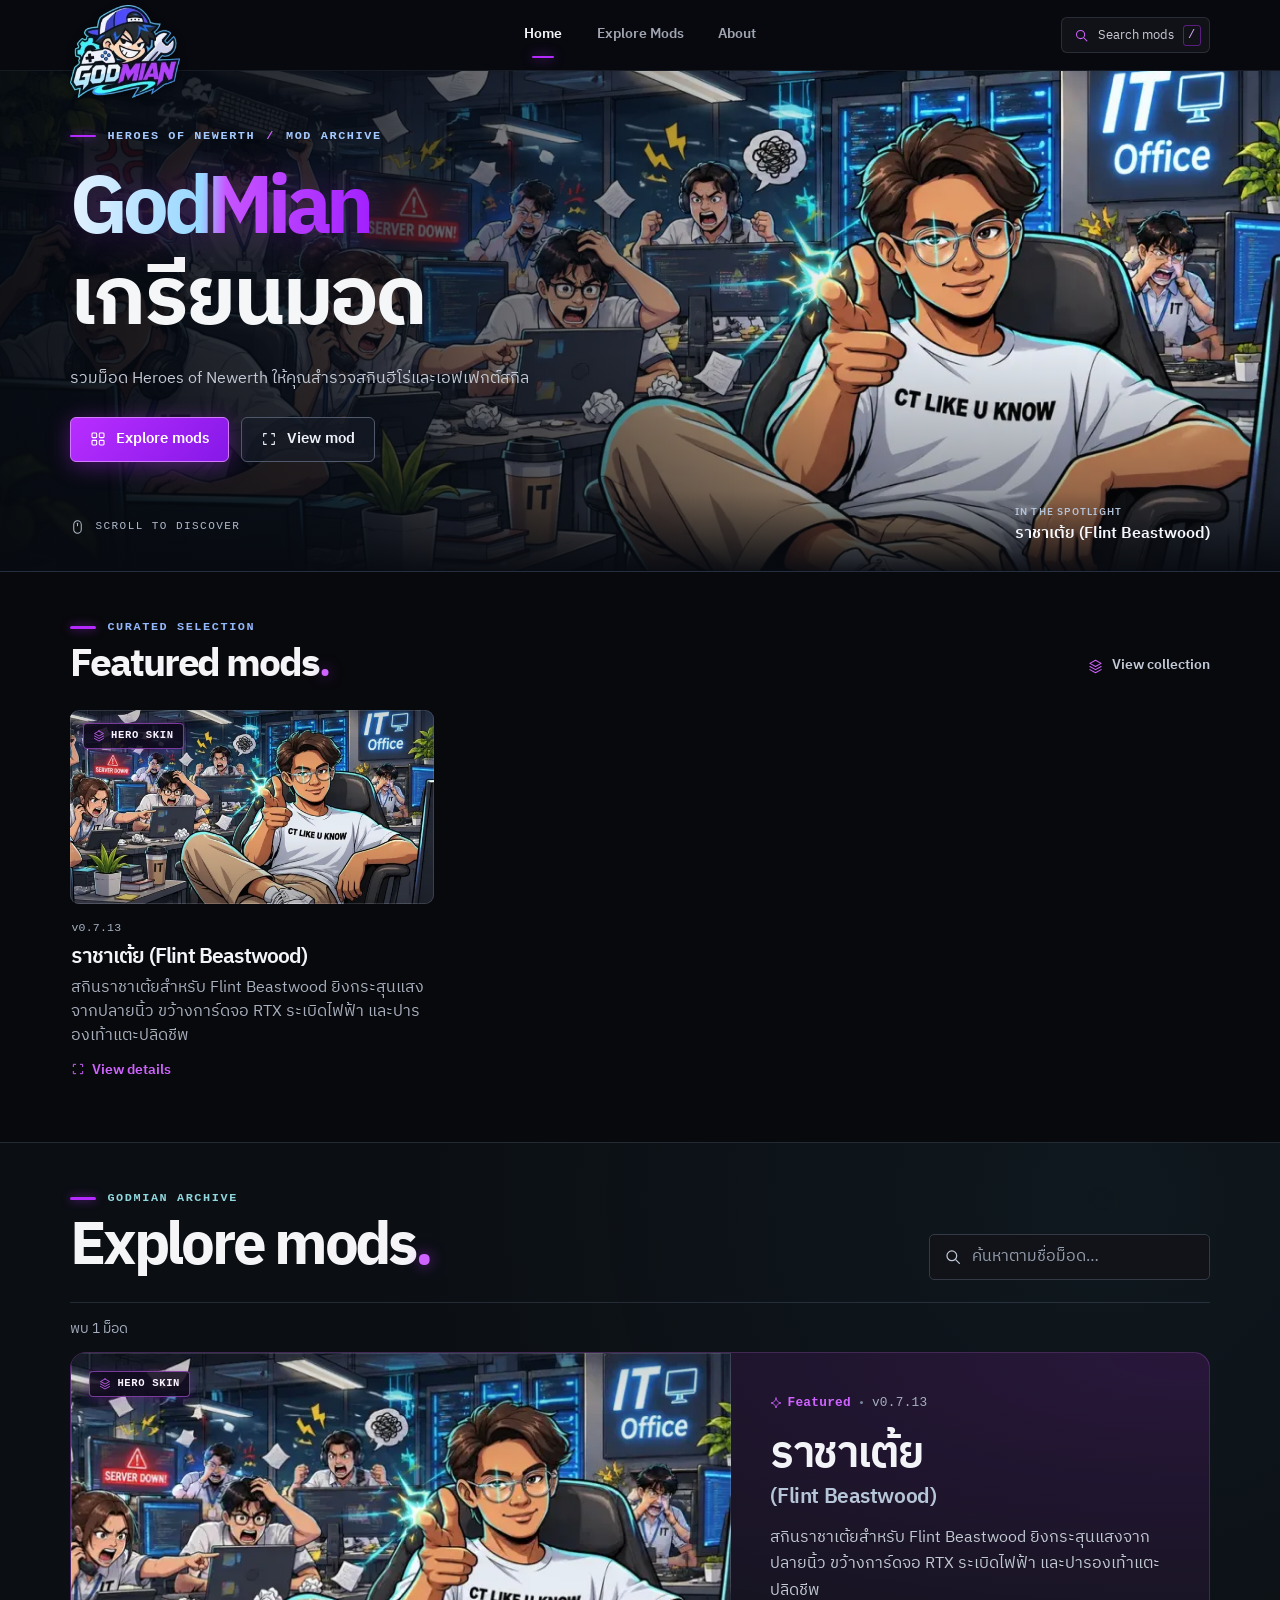
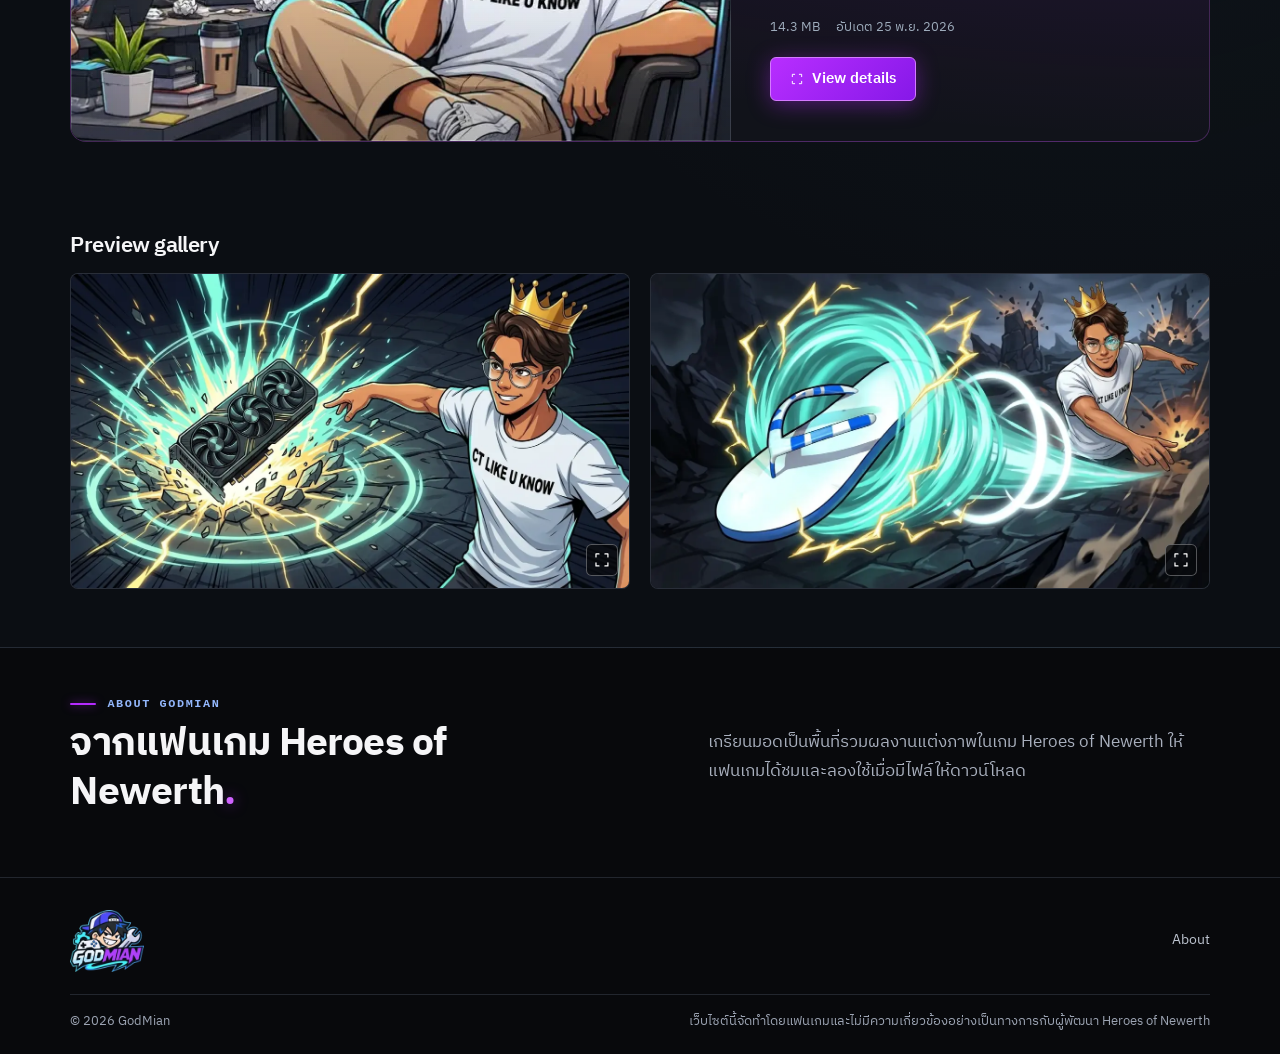
<file: index.html>
<!doctype html>
<html lang="th">
<head>
  <script async src="https://www.googletagmanager.com/gtm.js?id=GTM-TPTG84ZD"></script>
  <script>
    window.dataLayer = window.dataLayer || [];
    function gtag(){dataLayer.push(arguments);}
    gtag('js', new Date());
  </script>
  <meta charset="utf-8">
  <meta name="viewport" content="width=device-width, initial-scale=1">
  <meta name="theme-color" content="#08090c">
  <meta name="description" content="GodMian (เกรียนมอด) คลังรวมม็อด Heroes of Newerth (HoN Mods) ดาวน์โหลดสกินฮีโร่ Flint Beastwood เอฟเฟกต์สกิล และชมภาพตัวอย่างจากแฟนเกม">
  <link rel="canonical" href="https://godmian-hon.github.io/">
  <meta property="og:type" content="website">
  <meta property="og:url" content="https://godmian-hon.github.io/">
  <meta property="og:site_name" content="GodMian">
  <meta property="og:title" content="GodMian · เกรียนมอด | Heroes of Newerth Mods &amp; Skins">
  <meta property="og:description" content="GodMian (เกรียนมอด) คลังรวมม็อด Heroes of Newerth (HoN Mods) ดาวน์โหลดสกินฮีโร่ เอฟเฟกต์สกิล และชมภาพตัวอย่างจากชุมชนแฟนเกม">
  <meta property="og:image" content="https://godmian-hon.github.io/assets/art/rachatoey.webp">
  <meta property="og:image:width" content="1440">
  <meta property="og:image:height" content="617">
  <meta property="og:image:alt" content="ราชาเต้ย (Flint Beastwood) สวมมงกุฎทองและเสื้อ CT LIKE U KNOW ชี้นิ้วยิงกระสุนสายฟ้า">
  <meta name="twitter:card" content="summary_large_image">
  <meta name="twitter:title" content="GodMian · เกรียนมอด | Heroes of Newerth Mods &amp; Skins">
  <meta name="twitter:description" content="GodMian (เกรียนมอด) คลังรวมม็อด Heroes of Newerth (HoN Mods) ดาวน์โหลดสกินฮีโร่ เอฟเฟกต์สกิล และชมภาพตัวอย่างจากชุมชนแฟนเกม">
  <meta name="twitter:image" content="https://godmian-hon.github.io/assets/art/rachatoey.webp">
  <title>GodMian · เกรียนมอด | Heroes of Newerth Mods &amp; Skins</title>
  <link rel="icon" type="image/png" href="./assets/godmian-icon.png">
  <link rel="preload" as="image" href="./assets/art/rachatoey.webp" fetchpriority="high">
  <link rel="preload" as="font" type="font/woff2" href="./assets/fonts/thai-700-normal.woff2" crossorigin>
  <link rel="preload" as="font" type="font/woff2" href="./assets/fonts/latin-700-normal.woff2" crossorigin>
  <link rel="stylesheet" href="./styles/site.css">
  <link rel="stylesheet" href="./styles/motion.css">
  <link rel="stylesheet" href="./styles/detail.css" media="print" onload="this.media='all'">
  <noscript><link rel="stylesheet" href="./styles/detail.css"></noscript>
  <script type="application/ld+json">
  {
    "@context": "https://schema.org",
    "@graph": [
      {
        "@type": "WebSite",
        "@id": "https://godmian-hon.github.io/#website",
        "url": "https://godmian-hon.github.io/",
        "name": "GodMian · เกรียนมอด",
        "alternateName": "GodMian Heroes of Newerth Mods",
        "description": "GodMian (เกรียนมอด) คลังรวมม็อด Heroes of Newerth (HoN Mods) ดาวน์โหลดสกินฮีโร่ เอฟเฟกต์สกิล และชมภาพตัวอย่างจากแฟนเกม",
        "inLanguage": "th"
      },
      {
        "@type": "CollectionPage",
        "@id": "https://godmian-hon.github.io/#collection",
        "url": "https://godmian-hon.github.io/",
        "name": "GodMian · เกรียนมอด | Heroes of Newerth Mods & Skins",
        "isPartOf": { "@id": "https://godmian-hon.github.io/#website" },
        "about": {
          "@type": "VideoGame",
          "name": "Heroes of Newerth"
        }
      }
    ]
  }
  </script>
  <script type="module" src="./js/app.js"></script>
</head>
<body>
  <a class="skip" href="./" data-route="main-content">ข้ามไปยังเนื้อหา</a>
  <header class="site-header" id="site-header">
    <div class="header-inner wrap">
      <a class="brand" href="./" data-route="home" aria-label="หน้าแรก GodMian"><img src="./assets/godmian-logo.webp" alt="GodMian โลโก้" width="45" height="38" decoding="async"></a>
      <nav class="primary-nav" id="primary-nav" aria-label="เมนูหลัก">
        <a href="./" data-route="home" aria-current="page">Home</a>
        <a href="./" data-route="explore">Explore Mods</a>
        <a href="./" data-route="about">About</a>
      </nav>
      <div class="header-actions">
        <button class="search-shortcut" id="global-search" aria-label="Search mods" aria-keyshortcuts="/">
          <svg class="icon" aria-hidden="true"><use href="./assets/icons.svg#search"/></svg><span>Search mods</span><kbd>/</kbd>
        </button>
        <button class="menu-toggle icon-btn" id="menu-toggle" aria-controls="primary-nav" aria-expanded="false" aria-label="เปิดเมนู">
          <svg class="icon" aria-hidden="true"><use href="./assets/icons.svg#menu"/></svg>
        </button>
      </div>
    </div>
  </header>
  <main id="main-content" tabindex="-1">
    <div id="home-view">
      <section id="home" class="hero" aria-labelledby="hero-title">
        <div id="hero-art" class="hero-art"><img class="spotlight-art" src="./assets/art/rachatoey.webp" alt="ราชาเต้ย (Flint Beastwood) สวมมงกุฎทองและเสื้อ CT LIKE U KNOW ชี้นิ้วยิงกระสุนสายฟ้า" width="1440" height="617" fetchpriority="high" decoding="async"></div><div class="hero-shade"></div>
        <div class="hero-inner wrap">
          <div class="hero-copy">
            <p class="eyebrow hero-kicker"><span class="rule"></span>Heroes of Newerth <span class="divider-slash">/</span> Mod Archive</p>
            <h1 id="hero-title"><span lang="en">GodMian</span><br>เกรียนมอด</h1>
            <p class="hero-description">รวมม็อด Heroes of Newerth ให้คุณสำรวจสกินฮีโร่และเอฟเฟกต์สกิล</p>
            <div class="hero-actions">
              <a href="./" data-route="explore" class="btn btn-primary"><svg class="icon" aria-hidden="true"><use href="./assets/icons.svg#grid"/></svg>Explore mods</a>
              <a id="spotlight-link" href="./" data-route="featured" class="btn btn-secondary"><svg class="icon" aria-hidden="true"><use href="./assets/icons.svg#expand"/></svg>View mod</a>
            </div>
          </div>
          <div class="hero-base">
            <a class="scroll-cue" href="./" data-route="featured"><svg class="icon" aria-hidden="true"><use href="./assets/icons.svg#mouse"/></svg><span>Scroll to discover</span></a>
            <div id="hero-controls" class="hero-controls" hidden>
              <div class="hero-caption" aria-live="polite">
                <span id="hero-label" class="mono-caption"></span>
                <a id="hero-mod-name" class="hero-mod-name" href="./" data-route="featured"></a>
              </div>
              <div class="slide-count" aria-hidden="true"><b id="hero-index"></b><span>/</span><span id="hero-total"></span></div>
              <div class="slide-buttons">
                <button class="icon-btn round" id="hero-prev" aria-label="ผลงานเด่นก่อนหน้า"><svg class="icon" aria-hidden="true"><use href="./assets/icons.svg#left"/></svg></button>
                <button class="icon-btn round" id="hero-next" aria-label="ผลงานเด่นถัดไป"><svg class="icon" aria-hidden="true"><use href="./assets/icons.svg#right"/></svg></button>
              </div>
            </div>
          </div>
        </div>
      </section>
      <section id="featured" class="featured section-space" aria-labelledby="featured-title">
        <div class="wrap">
          <div class="section-heading">
            <div><p class="eyebrow"><span class="rule"></span>Curated selection</p><h2 id="featured-title">Featured mods<span class="period">.</span></h2></div>
            <a href="./" data-route="explore" class="text-link"><svg class="icon" aria-hidden="true"><use href="./assets/icons.svg#layers"/></svg>View collection</a>
          </div>
          <div class="feature-grid" id="feature-grid"></div>
        </div>
      </section>
      <section id="explore" class="explore section-space" aria-labelledby="explore-title">
        <div class="wrap">
          <div class="archive-toolbar">
          <div class="section-heading">
            <div><p class="eyebrow"><span class="rule"></span>GodMian Archive</p><h2 id="explore-title">Explore mods<span class="period">.</span></h2></div>
          </div>
          <div class="library-tools">
            <label class="search-field"><span class="sr-only">ค้นหาม็อดตามชื่อ</span><svg class="icon" aria-hidden="true"><use href="./assets/icons.svg#search"/></svg><input type="search" id="mod-search" placeholder="ค้นหาตามชื่อม็อด…" autocomplete="off"></label>
            <label class="select-field"><svg class="icon" aria-hidden="true"><use href="./assets/icons.svg#layers"/></svg><span class="sr-only">กรองตามหมวดหมู่</span><select id="category-filter"><option value="">All categories</option></select><svg class="icon chevron" aria-hidden="true"><use href="./assets/icons.svg#down"/></svg></label>
            <label class="select-field"><svg class="icon" aria-hidden="true"><use href="./assets/icons.svg#sort"/></svg><span class="sr-only">เรียงตามวันที่อัปเดต</span><select id="sort-order"><option value="newest">Recently updated</option><option value="oldest">Oldest updated</option></select><svg class="icon chevron" aria-hidden="true"><use href="./assets/icons.svg#down"/></svg></label>
          </div>
          </div>
          <p id="result-count" class="result-count" role="status"></p>
          <div class="archive-grid" id="archive-grid"></div>
          <section class="archive-previews" aria-labelledby="archive-preview-title" hidden>
            <h3 id="archive-preview-title">Preview gallery</h3>
            <div class="preview-strip"></div>
          </section>
          <div id="collection-empty" class="empty-state" hidden>
            <h3 id="empty-title">ไม่พบม็อดที่ตรงกับการค้นหา</h3><p id="empty-description">ลองค้นด้วยชื่ออื่นหรือเลือกดูทุกหมวดหมู่</p>
            <button id="reset-filters" class="btn btn-secondary" type="button">Clear filters</button>
          </div>
        </div>
      </section>
      <section id="about" class="about section-space" aria-labelledby="about-title">
        <div class="wrap about-inner">
          <div><p class="eyebrow"><span class="rule"></span>About GodMian</p><h2 id="about-title">จากแฟนเกม Heroes of Newerth<span class="period">.</span></h2></div>
          <p>เกรียนมอดเป็นพื้นที่รวมผลงานแต่งภาพในเกม Heroes of Newerth ให้แฟนเกมได้ชมและลองใช้เมื่อมีไฟล์ให้ดาวน์โหลด</p>
        </div>
      </section>
    </div>
    <div id="detail-view" hidden></div>
  </main>
  <footer class="site-footer">
    <div class="wrap">
      <div class="footer-top"><a class="brand" href="./" data-route="home" aria-label="หน้าแรก GodMian"><img src="./assets/godmian-logo.webp" alt="GodMian โลโก้" width="40" height="34" loading="lazy" decoding="async"></a><a href="./" data-route="about">About</a></div>
      <div class="footer-meta"><span>© 2026 GodMian</span><span>เว็บไซต์นี้จัดทำโดยแฟนเกมและไม่มีความเกี่ยวข้องอย่างเป็นทางการกับผู้พัฒนา Heroes of Newerth</span></div>
    </div>
  </footer>
  <noscript><p class="no-js">เปิด JavaScript เพื่อดูคลังม็อดและภาพตัวอย่าง</p></noscript>
</body>
</html>
</file>
<file: styles/site.css>
@font-face {
  font-family: "IBM Plex Sans Thai";
  src: url("../assets/fonts/latin-400-normal.woff2") format("woff2");
  font-style: normal;
  font-weight: 400;
  font-display: swap;
  unicode-range: U+0000-00FF, U+0131, U+0152-0153, U+02BB-02BC, U+02C6, U+02DA, U+02DC, U+0304, U+0308, U+0329, U+2000-206F, U+2074, U+20AC, U+2122, U+2191, U+2193, U+2212, U+2215, U+FEFF, U+FFFD;
}
@font-face {
  font-family: "IBM Plex Sans Thai";
  src: url("../assets/fonts/thai-400-normal.woff2") format("woff2");
  font-style: normal;
  font-weight: 400;
  font-display: swap;
  unicode-range: U+0E01-0E5B, U+200C-200D, U+25CC;
}
@font-face {
  font-family: "IBM Plex Sans Thai";
  src: url("../assets/fonts/latin-500-normal.woff2") format("woff2");
  font-style: normal;
  font-weight: 500;
  font-display: swap;
  unicode-range: U+0000-00FF, U+0131, U+0152-0153, U+02BB-02BC, U+02C6, U+02DA, U+02DC, U+0304, U+0308, U+0329, U+2000-206F, U+2074, U+20AC, U+2122, U+2191, U+2193, U+2212, U+2215, U+FEFF, U+FFFD;
}
@font-face {
  font-family: "IBM Plex Sans Thai";
  src: url("../assets/fonts/thai-500-normal.woff2") format("woff2");
  font-style: normal;
  font-weight: 500;
  font-display: swap;
  unicode-range: U+0E01-0E5B, U+200C-200D, U+25CC;
}
@font-face {
  font-family: "IBM Plex Sans Thai";
  src: url("../assets/fonts/latin-600-normal.woff2") format("woff2");
  font-style: normal;
  font-weight: 600;
  font-display: swap;
  unicode-range: U+0000-00FF, U+0131, U+0152-0153, U+02BB-02BC, U+02C6, U+02DA, U+02DC, U+0304, U+0308, U+0329, U+2000-206F, U+2074, U+20AC, U+2122, U+2191, U+2193, U+2212, U+2215, U+FEFF, U+FFFD;
}
@font-face {
  font-family: "IBM Plex Sans Thai";
  src: url("../assets/fonts/thai-600-normal.woff2") format("woff2");
  font-style: normal;
  font-weight: 600;
  font-display: swap;
  unicode-range: U+0E01-0E5B, U+200C-200D, U+25CC;
}
@font-face {
  font-family: "IBM Plex Sans Thai";
  src: url("../assets/fonts/latin-700-normal.woff2") format("woff2");
  font-style: normal;
  font-weight: 700;
  font-display: swap;
  unicode-range: U+0000-00FF, U+0131, U+0152-0153, U+02BB-02BC, U+02C6, U+02DA, U+02DC, U+0304, U+0308, U+0329, U+2000-206F, U+2074, U+20AC, U+2122, U+2191, U+2193, U+2212, U+2215, U+FEFF, U+FFFD;
}
@font-face {
  font-family: "IBM Plex Sans Thai";
  src: url("../assets/fonts/thai-700-normal.woff2") format("woff2");
  font-style: normal;
  font-weight: 700;
  font-display: swap;
  unicode-range: U+0E01-0E5B, U+200C-200D, U+25CC;
}
@font-face {
  font-family: "IBM Plex Sans Thai Fallback";
  src: local("Segoe UI"), local("Tahoma"), local("Arial");
  ascent-override: 102%;
  descent-override: 28%;
  line-gap-override: 0%;
  size-adjust: 100%;
}
:root {
  color-scheme: dark;
  --bg: #08090c;
  --surface: #111318;
  --surface-2: #191c24;
  --text: #f5f5f7;
  --muted: #a8afbd;
  --accent: #456bfa;
  --ice: #96c9ff;
  --pop: #b52bff;
  --pop-bright: #cf63ff;
  --line: rgb(165 185 221 / 16%);
  --mono: ui-monospace, SFMono-Regular, Consolas, "Liberation Mono", monospace;
  --header-height: 70px;
  font-family: "IBM Plex Sans Thai", "IBM Plex Sans Thai Fallback", "Segoe UI", "Noto Sans Thai", "Leelawadee UI", sans-serif;
  background: var(--bg);
  color: var(--text);
  font-synthesis: none;
}
:root.detail-theme-active {
  --pop: var(--scene-color, #b52bff);
  --pop-bright: var(--scene-bright, #cf63ff);
}
:root.detail-theme-active .primary-nav a[aria-current]::after {
  background: var(--scene-color, var(--pop));
  box-shadow: 0 0 12px color-mix(in srgb, var(--scene-color, #b52bff) 80%, transparent);
}
:root.detail-theme-active .search-shortcut:hover {
  border-color: var(--scene-bright, var(--pop-bright));
  box-shadow: 0 0 12px color-mix(in srgb, var(--scene-color, #b52bff) 35%, transparent);
}
:root.detail-theme-active .search-shortcut kbd {
  border-color: color-mix(in srgb, var(--scene-color, #b52bff) 48%, transparent);
  color: var(--scene-bright, #e2a8ff);
}
:root.detail-theme-active .cursor-preview {
  border-color: var(--scene-bright, var(--pop-bright));
  background: linear-gradient(135deg, #12151e, color-mix(in srgb, var(--scene-deep, #1a1128) 38%, #12151e));
  box-shadow: 0 10px 32px #000b, 0 0 18px color-mix(in srgb, var(--scene-color, #b52bff) 34%, transparent);
}
:root.detail-theme-active .cursor-preview strong:not([hidden]) {
  color: var(--scene-bright, #df8fff);
}
* { box-sizing: border-box; }
body { margin: 0; line-height: 1.55; -webkit-font-smoothing: antialiased; }
button, input, select { font: inherit; }
button, select, a { -webkit-tap-highlight-color: transparent; }
button, a { touch-action: manipulation; }
button, a, input, select { color: inherit; }
button, select { cursor: pointer; }
button { background: transparent; border: 0; }
a { text-decoration: none; }
button, input, select { border-radius: 0; }
img { display: block; max-width: 100%; }
h1, h2, h3, p { margin: 0; }
h1, h2, h3 { line-height: 1.08; }
[hidden] { display: none !important; }
:focus-visible { outline: 2px solid var(--pop-bright); outline-offset: 4px; }
:is(main, h1, h2, section)[tabindex="-1"]:focus { outline: none; }
::selection { background: var(--pop); color: white; }
.wrap { width: min(89%, 1320px); margin-inline: auto; }
.skip, .sr-only { position: absolute; width: 1px; height: 1px; padding: 0; overflow: hidden; clip-path: inset(50%); white-space: nowrap; }
.skip:focus { clip-path: none; width: auto; height: auto; top: 6px; left: 10px; padding: 8px 16px; border-radius: 4px; background: #18213c; z-index: 30; }
.icon { width: 1.12rem; height: 1.12rem; display: inline-block; flex: none; fill: none; stroke: currentColor; stroke-width: 1.65; stroke-linecap: round; stroke-linejoin: round; }
.site-header { position: sticky; top: 0; z-index: 10; background: rgb(8 10 15 / 96%); border-bottom: 1px solid rgb(164 182 217 / 10%); transition: background .25s; }
.site-header.scrolled { background: rgb(8 10 15 / 93%); backdrop-filter: blur(16px); }
.header-inner { height: var(--header-height); display: grid; grid-template-columns: 1fr auto 1fr; align-items: center; gap: 20px; }
.brand { display: inline-flex; align-items: center; gap: 10px; justify-self: start; width: fit-content; font-size: 1.42rem; line-height: 1; letter-spacing: -.06em; font-weight: 690; }
.brand img { width: 56px; height: 52px; object-fit: contain; }
.site-header { --logo-width: clamp(105px, 8.6vw, 114px); --logo-drop: 28px; }
.header-inner > .brand { position: relative; z-index: 1; align-self: stretch; width: var(--logo-width); }
.header-inner > .brand img {
  position: absolute; left: 0; bottom: calc(-1 * var(--logo-drop));
  width: 100%; height: auto; filter: drop-shadow(0 3px 4px rgb(0 0 0 / 45%));
}
#detail-view .detail-back { margin-top: 20px; }
.primary-nav, .header-actions { display: flex; align-items: center; }
.primary-nav { gap: clamp(20px, 2.7vw, 44px); height: 100%; }
.primary-nav a { position: relative; height: 100%; display: flex; align-items: center; font-size: .88rem; font-weight: 520; color: #a0a5b1; transition: color .2s; }
.primary-nav a:hover, .primary-nav a[aria-current] { color: var(--text); }
.primary-nav a[aria-current]::after { content: ""; width: 22px; height: 2.5px; background: var(--pop); position: absolute; bottom: 12px; left: calc(50% - 11px); border-radius: 2px; box-shadow: 0 0 12px rgb(181 43 255 / 80%); }
.header-actions { gap: 6px; justify-self: end; }
.search-shortcut { display: inline-flex; align-items: center; justify-content: center; min-height: 36px; padding: 4px 8px 4px 12px; gap: 9px; border: 1px solid var(--line); background: #101217; border-radius: 6px; color: #c8cbd4; font-size: .82rem; transition: border-color .2s, box-shadow .2s; }
.search-shortcut:hover { border-color: var(--pop-bright); box-shadow: 0 0 12px rgb(181 43 255 / 32%); }
.search-shortcut .icon { width: 15px; height: 15px; color: var(--pop-bright); }
.search-shortcut kbd { display: grid; place-items: center; min-width: 18px; height: 21px; border: 1px solid rgb(181 43 255 / 45%); border-radius: 3px; color: #e2a8ff; font: .75rem var(--mono); }
.icon-btn { display: grid; place-items: center; width: 44px; height: 44px; }
.menu-toggle { display: none; }
section[id], #main-content { scroll-margin-top: var(--header-height); }
.hero { position: relative; overflow: hidden; isolation: isolate; background: #0c1420; border-bottom: 1px solid var(--line); }
.hero-art, .hero-shade { position: absolute; inset: 0; z-index: -1; pointer-events: none; }
.hero-art img { width: 100%; height: 100%; object-fit: cover; object-position: 64% 30%; animation: artwork-in .48s ease-out both; }
.hero-shade { background: linear-gradient(0deg, rgb(7 10 16 / 95%) 0%, rgb(7 10 16 / 34%) 16%, transparent 44%), linear-gradient(90deg, rgb(5 9 16 / 94%) 0%, rgb(6 11 20 / 83%) 25%, rgb(6 12 22 / 45%) 44%, rgb(6 12 22 / 4%) 65%, transparent 88%); }
.hero-inner { min-height: clamp(500px, 36.8vw, 670px); display: flex; flex-direction: column; position: relative; }
.hero-copy { flex: 1 0 auto; display: flex; flex-direction: column; justify-content: center; align-items: flex-start; padding: clamp(42px, 3.4vw, 74px) 0 30px; animation: copy-in .55s ease-out both; }
.eyebrow, .mono-caption, .scroll-cue, .card-meta, .result-count { font-family: var(--mono); }
.eyebrow { display: flex; align-items: center; gap: 11px; color: #93b7fc; font-size: .74rem; font-weight: 590; line-height: 1.4; letter-spacing: .135em; text-transform: uppercase; }
.rule { display: inline-block; width: 26px; height: 2.5px; border-radius: 3px; background: var(--pop); box-shadow: 0 0 10px rgb(181 43 255 / 65%); }
.hero-kicker { color: #a5caff; }
.hero-kicker .divider-slash { color: var(--pop-bright); opacity: 1; font-weight: 700; }
.hero h1 { margin-top: 20px; font-size: clamp(4.5rem, 6.35vw, 7.3rem); line-height: .99; font-weight: 650; letter-spacing: -.066em; color: #f5f6f7; }
.hero h1 span { color: #99beff; background: linear-gradient(92deg, #e5f2ff 0%, #96d7ff 44%, #c654ff 52%, #a220ff 100%); background-clip: text; -webkit-background-clip: text; -webkit-text-fill-color: transparent; filter: drop-shadow(0 2px 18px rgb(181 43 255 / 26%)); }
.hero h1:lang(th) { line-height: 1.12; letter-spacing: -.025em; }
.hero h1 { font-weight: 700; }
.mono-caption, .concept-note { font-family: "IBM Plex Sans Thai", var(--mono); }
.hero h1 span:lang(en) { letter-spacing: -.066em; }
.about h2:lang(th) { line-height: 1.25; letter-spacing: -.02em; }
.hero-description { max-width: 465px; margin-top: 20px; color: #c3cad5; font-size: clamp(1rem, 1.17vw, 1.23rem); line-height: 1.6; }
.hero-actions { display: flex; flex-wrap: wrap; gap: 12px; margin-top: 25px; }
.btn { display: inline-flex; align-items: center; justify-content: center; gap: 10px; min-height: 45px; padding: 10px 19px; border-radius: 6px; border: 1px solid transparent; font-weight: 600; font-size: .91rem; line-height: 1.4; transition: background .18s, border-color .18s, transform .18s, box-shadow .18s; }
.btn .icon { width: 16px; height: 16px; }
.btn-primary { color: #fff; border-color: #d47aff; background: linear-gradient(135deg, #b82eff 0%, #8618e8 100%); box-shadow: 0 4px 22px rgb(181 43 255 / 38%); }
.btn-primary:hover { border-color: #eab5ff; background: linear-gradient(135deg, #c74dff 0%, #9b29ff 100%); box-shadow: 0 6px 26px rgb(181 43 255 / 55%); }
.btn-secondary { color: #eef1f8; border-color: #4f596b; background: rgb(21 28 40 / 67%); }
.btn-secondary:hover { background: #232d40; border-color: var(--pop-bright); }
.hero-base { display: flex; align-items: flex-end; justify-content: space-between; gap: 16px; padding: 0 0 25px; }
.scroll-cue { display: inline-flex; align-items: center; gap: 10px; min-height: 38px; font-size: .69rem; text-transform: uppercase; letter-spacing: .13em; color: #b0b9ca; }
.scroll-cue:hover { color: #eaf1ff; }
.scroll-cue .icon { width: 15px; height: 18px; }
.hero-controls { display: flex; align-items: center; gap: 20px; }
.hero-caption { display: flex; flex-direction: column; gap: 1px; }
.mono-caption { font-size: .64rem; text-transform: uppercase; font-weight: 550; letter-spacing: .12em; color: #b5c3d9; }
.hero-mod-name { width: fit-content; font-size: .98rem; font-weight: 600; color: #f5f7fc; }
.hero-mod-name:hover { text-decoration: underline; }
.slide-count { display: flex; align-items: baseline; gap: 6px; padding-left: 17px; border-left: 1px solid rgb(175 195 221 / 35%); font: .73rem var(--mono); color: #b4bece; }
.slide-count b { color: #fff; }
.slide-count span:first-of-type { color: #8a99af; }
.slide-buttons { display: flex; gap: 6px; }
.round { width: 38px; height: 38px; border: 1px solid rgb(189 203 227 / 42%); border-radius: 50%; color: white; background: rgb(11 18 28 / 55%); }
.round:hover { background: #25344c; border-color: #9cb7e1; }
.round .icon { width: 15px; height: 15px; }
.section-space { padding: clamp(46px, 3.7vw, 68px) 0 clamp(50px, 4.6vw, 90px); }
.section-heading { display: flex; justify-content: space-between; align-items: flex-end; gap: 20px; margin-bottom: 24px; }
.section-heading h2, .about h2 { font-size: clamp(2.25rem, 3.05vw, 3.6rem); font-weight: 610; letter-spacing: -.055em; margin-top: 8px; }
.period { color: var(--pop-bright); text-shadow: 0 0 14px rgb(181 43 255 / 60%); }
.text-link { display: inline-flex; align-items: center; justify-content: center; min-height: 40px; gap: 9px; font-size: .88rem; color: #c2c9d7; font-weight: 520; }
.text-link .icon { width: 15px; height: 15px; color: var(--pop-bright); }
.text-link:hover { color: #fff; text-decoration: underline; text-underline-offset: 5px; }
.feature-grid, .archive-grid { display: grid; grid-template-columns: repeat(3, minmax(0, 1fr)); gap: clamp(18px, 1.8vw, 32px); row-gap: 40px; }
#feature-grid { min-height: 360px; }
#archive-grid { min-height: 445px; }
.mod-card, .mod-card a { min-width: 0; }
.card-link { display: block; border-radius: 8px; }
.card-visual { aspect-ratio: 1.88; position: relative; overflow: hidden; isolation: isolate; border-radius: 9px; background: var(--surface-2); box-shadow: inset 0 0 0 1px var(--line); }
.card-visual::after { content: ""; position: absolute; inset: 0; pointer-events: none; border-radius: inherit; border: 1px solid rgb(223 233 255 / 14%); background: linear-gradient(180deg, rgb(5 8 12 / 16%), transparent 33%, transparent 65%, rgb(5 8 12 / 25%)); transition: background-color .25s, border-color .25s; }
.card-visual img { width: 100%; height: 100%; object-fit: cover; transition: transform .5s cubic-bezier(.2,.74,.35,1); }
.category-tag { position: absolute; z-index: 1; top: 13px; left: 13px; display: inline-flex; align-items: center; gap: 6px; max-width: calc(100% - 26px); padding: 4px 9px; border: 1px solid rgb(207 99 255 / 55%); border-radius: 4px; color: #faf2ff; background: rgb(16 9 28 / 86%); font: 550 .66rem/1.5 var(--mono); letter-spacing: .06em; text-transform: uppercase; box-shadow: 0 2px 12px rgb(181 43 255 / 25%); }
.category-tag .icon { width: 12px; height: 12px; color: var(--pop-bright); }
.card-info { padding: 15px 1px 0; }
.card-meta { display: flex; align-items: center; flex-wrap: wrap; gap: 5px 9px; margin-bottom: 8px; color: #a6afc1; font-size: .72rem; letter-spacing: .02em; }
.card-meta:empty { display: none; }
.card-meta > span:not([hidden]) + span:not([hidden]) { display: inline-flex; align-items: center; }
.card-meta > span:not([hidden]) + span:not([hidden])::before { content: ""; width: 3px; height: 3px; margin-right: 9px; background: #788294; border-radius: 100%; }
.featured-label { color: var(--pop-bright); font-weight: 600; display: inline-flex; align-items: center; gap: 5px; }
.featured-label .icon { width: 12px; height: 12px; color: var(--pop-bright); }
.card-downloads { color: #d9a3ff; font-weight: 550; display: inline-flex; align-items: center; gap: 4px; }
.card-downloads .icon { width: 12px; height: 12px; color: var(--pop-bright); }
.mod-card h3 { color: #f3f4f8; font-size: clamp(1.3rem, 1.62vw, 1.85rem); font-weight: 600; letter-spacing: -.04em; line-height: 1.18; overflow-wrap: anywhere; }
.card-description { font-size: 1rem; color: var(--muted); margin-top: 7px; line-height: 1.5; }
.card-facts { display: none; }
.card-cta .icon { width: 14px; height: 14px; margin-right: 7px; vertical-align: -.14em; color: var(--pop-bright); }
.card-cta { display: inline-block; margin-top: 12px; color: var(--pop-bright); font-size: .85rem; font-weight: 600; }
.card-link:hover .card-cta { color: #e5a8ff; text-decoration: underline; text-underline-offset: 4px; }
@media (hover: hover) {
  .card-link:hover .card-visual img, .card-link:focus-visible .card-visual img { transform: scale(1.035); }
  .card-link:hover .card-visual::after { background-color: rgb(181 43 255 / 7%); border-color: rgb(207 99 255 / 55%); }
}
.explore { border-block: 1px solid var(--line); background: #0d0f15; }
.library-tools { display: flex; flex-wrap: wrap; align-items: stretch; gap: 12px; }
.search-field, .select-field { min-height: 46px; display: flex; align-items: center; gap: 10px; padding-inline: 14px; border: 1px solid #343946; border-radius: 5px; background: var(--surface); color: #c2c9d6; }
.search-field { flex: 1 1 280px; }
.search-field:focus-within, .select-field:focus-within { border-color: var(--pop-bright); outline: 1px solid var(--pop-bright); }
.search-field input { width: 100%; min-width: 0; height: 44px; padding: 0; border: 0; outline: none; background: transparent; font-size: 1rem; color: var(--text); }
.search-field input::placeholder { color: #949dac; }
.select-field { padding-right: 0; position: relative; gap: 0; }
.select-field select { appearance: none; background: transparent; border: 0; outline: none; font-size: .9rem; height: 44px; padding: 0 32px 0 9px; width: 100%; }
.select-field option { background: #12151c; color: var(--text); }
.select-field .chevron { position: absolute; pointer-events: none; right: 10px; width: 13px; }
.result-count { margin: 19px 0 14px; font-size: .75rem; color: #a5aebe; }
.empty-state { padding: 45px 20px; text-align: center; border: 1px dashed var(--line); border-radius: 8px; }
.empty-state p { margin: 12px 0 18px; color: var(--muted); }
.archive-grid { grid-template-columns: repeat(auto-fit,minmax(min(100%, 280px),1fr)); }
.archive-grid .mod-card h3 { font-size: 1.3rem; }
.archive-grid .card-visual { aspect-ratio: 1.7; }
.about-inner { display: grid; grid-template-columns: 1fr 1fr; align-items: center; gap: 12%; }
.about-inner > p { color: var(--muted); max-width: 540px; font-size: 1.05rem; line-height: 1.7; }
.site-footer { border-top: 1px solid var(--line); padding: 32px 0 22px; }
.footer-top, .footer-meta { display: flex; align-items: center; justify-content: space-between; gap: 20px; }
.footer-top > a:last-child { color: #bdc4d0; font-size: .88rem; }
.footer-meta { border-top: 1px solid var(--line); padding-top: 17px; margin-top: 22px; font-size: .79rem; color: #9ca4b3; }
.missing-mod { padding-block: 100px; min-height: 60vh; }
.missing-mod h1 { font-size: clamp(2.6rem, 6vw, 5rem); letter-spacing: -.06em; }
.missing-mod p { color: var(--muted); margin: 18px 0; }
.no-js { position: fixed; bottom: 12px; left: 12px; max-width: 400px; padding: 16px; border: 1px solid #52648b; border-radius: 6px; background: var(--surface); z-index: 20; }
@keyframes artwork-in { from { opacity: .55; } to { opacity: 1; } }
@keyframes copy-in { from { opacity: .4; transform: translateY(9px); } to { opacity: 1; transform: translateY(0); } }
@media (max-width: 1000px) {
  .wrap { width: 90%; }
  .hero-description { max-width: 410px; }
  .archive-grid { grid-template-columns: repeat(2,minmax(0,1fr)); }
  .hero-base { padding-bottom: 20px; }
  .hero-controls { gap: 12px; }
}
@media (min-width: 761px) and (max-width: 820px) {
  .hero-shade { background: linear-gradient(0deg,#090d15 0%,transparent 25%),linear-gradient(90deg,rgb(6 10 18 / 95%),rgb(6 10 18 / 69%) 40%,transparent 83%); }
  .feature-grid { gap: 15px; }
}
@media (max-width: 760px) {
  :root { --header-height: 62px; }
  .site-header { --logo-width: 96px; --logo-drop: 24px; }
  .primary-nav.open { z-index: 1; }
  .header-inner { grid-template-columns: 1fr auto; }
  .header-actions { gap: 2px; }
  .menu-toggle { display: grid; }
  .search-shortcut { width: 44px; min-height: 44px; border: 0; background: transparent; padding: 0; }
  .search-shortcut .icon { width: 20px; height: 20px; }
  .search-shortcut span, .search-shortcut kbd { display: none; }
  .primary-nav { display: none; position: absolute; top: 100%; right: 0; left: 0; background: #101319; height: auto; padding: 8px 5% 14px; border-bottom: 1px solid var(--line); }
  .primary-nav.open { display: grid; gap: 0; }
  .primary-nav a { padding: 13px 0; min-height: 46px; }
  .primary-nav a[aria-current]::after { display: none; }
  .primary-nav a[aria-current] { color: #9fc0ff; }
  .hero-inner { min-height: 500px; }
  .hero-art img { object-position: 69% 30%; }
  .hero-shade { background: linear-gradient(0deg, rgb(6 10 16 / 98%),rgb(6 10 16 / 58%) 40%,transparent 85%),linear-gradient(90deg, rgb(6 10 16 / 85%), rgb(6 10 16 / 42%) 55%, rgb(6 10 16 / 6%)); }
  .hero h1 { font-size: clamp(4rem, 10.4vw, 5.1rem); }
  .hero-description { max-width: 385px; }
  .hero-controls .round { width: 44px; height: 44px; }
  .feature-grid { grid-template-columns: repeat(2,minmax(0,1fr)); }
  .about-inner { grid-template-columns: 1fr; gap: 18px; }
}
@media (max-width: 560px) {
  .wrap { width: calc(100% - 38px); }
  .brand { font-size: 1.28rem; gap: 8px; }
  .brand img { width: 49px; height: 46px; }
  .hero-inner { min-height: 560px; }
  .hero-art { bottom: 10%; }
  .hero-art img { object-position: 71% 16%; }
  .hero-shade { background: linear-gradient(0deg, #080b11 1%,rgb(8 11 17 / 97%) 13%,rgb(8 11 17 / 78%) 38%,rgb(8 11 17 / 24%) 71%,transparent 94%),linear-gradient(90deg, rgb(6 10 16 / 65%) 0%, rgb(6 10 16 / 12%) 75%); }
  .hero-copy { justify-content: flex-end; padding: 95px 0 25px; }
  .hero-kicker { font-size: .65rem; gap: 7px; }
  .hero-kicker .rule { width: 19px; }
  .hero h1 { margin-top: 15px; font-size: clamp(3.9rem, 14vw, 4.8rem); }
  .hero-description { margin-top: 15px; font-size: 1rem; max-width: 360px; line-height: 1.5; }
  .hero-actions { margin-top: 21px; gap: 8px; }
  .btn { min-height: 46px; padding: 10px 14px; gap: 8px; font-size: .88rem; }
  .hero-base { width: 100%; padding: 0 0 16px; border-top: 1px solid rgb(179 196 220 / 17%); padding-top: 13px; }
  .scroll-cue { display: none; }
  .hero-controls { width: 100%; gap: 12px; }
  .hero-caption { margin-right: auto; }
  .slide-count { border: 0; padding: 0; gap: 4px; }
  .mono-caption { font-size: .63rem; }
  .hero-mod-name { font-size: .93rem; }
  .slide-buttons { gap: 3px; }
  .hero-controls .round { width: 40px; height: 44px; border-radius: 6px; }
  .section-space { padding-block: 39px 42px; }
  .eyebrow { font-size: .69rem; }
  .section-heading { gap: 8px; margin-bottom: 18px; }
  .section-heading h2, .about h2 { font-size: clamp(2rem, 8.2vw, 2.5rem); }
  .text-link { gap: 5px; font-size: .77rem; }
  .text-link .icon { width: 13px; height: 13px; }
  .feature-grid, .archive-grid { grid-template-columns: 1fr; gap: 30px; }
  .card-visual, .archive-grid .card-visual { aspect-ratio: 1.85; }
  .library-tools { gap: 8px; }
  .search-field { flex: 1 0 100%; }
  .select-field { flex: 1 1 0; min-width: 0; padding-left: 8px; }
  .select-field > .icon:first-child { display: none; }
  .select-field select { padding-left: 4px; font-size: .84rem; }
  .footer-meta { flex-direction: column; align-items: flex-start; gap: 6px; }
}
@media (prefers-reduced-motion: reduce) {
  *, *::before, *::after { animation-duration: .01ms !important; transition-duration: .01ms !important; scroll-behavior: auto !important; }
}

/* The library shares one layout for a single release and a filtered result. */
.explore {
  background: radial-gradient(ellipse at 86% 5%, rgb(43 104 119 / 11%), transparent 48%), #0b0e13;
}
.archive-toolbar {
  display: flex; align-items: flex-end; justify-content: space-between;
  flex-wrap: wrap; gap: 20px 32px; padding-bottom: 22px; border-bottom: 1px solid var(--line);
}
.archive-toolbar .section-heading { margin: 0; }
.archive-toolbar h2 { font-size: clamp(2.65rem, 4.7vw, 4.35rem); }
.archive-toolbar .eyebrow { color: #91d7de; }
.archive-toolbar .rule { background: var(--pop); box-shadow: 0 0 10px rgb(181 43 255 / 65%); }
.archive-toolbar .period { color: var(--pop-bright); }
.archive-toolbar .library-tools { max-width: 100%; gap: 8px; }
.archive-toolbar .search-field { flex: 1 1 218px; min-width: 0; }
.result-count { margin: 16px 0 12px; font-family: inherit; font-size: .85rem; }
.archive-grid > :only-child { grid-column: 1 / -1; }
.archive-grid > :only-child .card-link {
  display: grid; grid-template-columns: minmax(0, 1.38fr) minmax(0, 1fr);
  overflow: hidden; isolation: isolate; border: 1px solid rgb(207 99 255 / 26%); border-radius: 16px;
  background: radial-gradient(ellipse at 98% 0, rgb(181 43 255 / 14%), transparent 70%), #11131a;
  transition: border-color .22s, box-shadow .22s;
}
.archive-grid > :only-child .card-link:hover {
  border-color: rgb(207 99 255 / 55%);
  box-shadow: 0 12px 36px -10px rgb(181 43 255 / 25%);
}
.archive-grid > :only-child .card-visual {
  aspect-ratio: auto; min-height: clamp(330px, 29vw, 445px); border-radius: 0; transform: none; box-shadow: none;
}
.archive-grid > :only-child .card-visual img { position: absolute; inset: 0; }
.archive-grid > :only-child .category-tag { top: 18px; left: 18px; }
.archive-grid > :only-child .card-info {
  align-self: center; padding: clamp(24px, 3.1vw, 48px);
}
.archive-grid > :only-child .card-meta { font-size: .8rem; margin-bottom: 16px; }
.archive-grid > :only-child .featured-label { color: var(--pop-bright); }
.archive-grid > :only-child h3 {
  font-size: clamp(2.1rem, 3.4vw, 3.7rem); line-height: 1.2; letter-spacing: -.035em;
}
.archive-grid > :only-child .card-subtitle {
  display: block; margin-top: .2em; font-size: .48em; color: #b6c5d7; letter-spacing: -.02em;
}
.archive-grid > :only-child .card-description {
  max-width: 42ch; margin-top: 15px; color: #c1c9d2; line-height: 1.65;
}
.archive-grid > :only-child .card-facts:not(:empty) {
  display: flex; flex-wrap: wrap; gap: 8px 16px; margin-top: 14px; color: #9eacbc; font-size: .81rem;
}
.archive-grid > :only-child .card-cta {
  display: inline-flex; align-items: center; gap: 8px; min-height: 44px;
  padding: 9px 19px; margin-top: 19px; border-radius: 6px;
  border: 1px solid #d47aff;
  background: linear-gradient(135deg, #b82eff 0%, #8618e8 100%);
  box-shadow: 0 4px 22px rgb(181 43 255 / 38%);
  color: #fff; font-size: .92rem; font-weight: 600;
  transition: background .18s, border-color .18s, box-shadow .18s;
}
.archive-grid > :only-child .card-cta .icon { margin: 0; color: #fff; }
.archive-grid > :only-child .card-link:hover .card-cta {
  color: #fff;
  text-decoration: none;
  border-color: #eab5ff;
  background: linear-gradient(135deg, #c74dff 0%, #9b29ff 100%);
  box-shadow: 0 6px 26px rgb(181 43 255 / 55%);
}
.archive-previews { margin-top: clamp(24px, 3vw, 42px); }
.archive-previews h3 { margin-bottom: 14px; font-size: 1.35rem; font-weight: 550; letter-spacing: -.025em; }
.preview-strip { display: grid; grid-template-columns: repeat(auto-fit,minmax(0,1fr)); gap: clamp(8px, 1.5vw, 20px); }
.preview-strip .detail-gallery-image { border: 1px solid var(--line); }
.preview-strip img { aspect-ratio: 16 / 9; object-fit: cover; }
.archive-grid:has(> :only-child) .card-link:hover .card-visual { box-shadow: none; }
.site-footer .brand img { width: 74px; height: auto; }
@media (max-width: 850px) {
  .archive-toolbar { align-items: flex-start; }
  .archive-grid > :only-child .card-link { grid-template-columns: 1fr 1fr; }
  .archive-grid > :only-child .card-info { padding: 22px; }
  .archive-grid > :only-child .card-description { font-size: .96rem; }
}
@media (max-width: 680px) {
  .archive-toolbar, .archive-toolbar .library-tools { width: 100%; }
  .archive-toolbar { gap: 16px; padding-bottom: 16px; }
  .archive-toolbar .search-field { flex-basis: 100%; }
  .archive-grid > :only-child .card-link { grid-template-columns: 1fr; border-radius: 12px; }
  .archive-grid > :only-child .card-visual { aspect-ratio: 16/9; min-height: 0; }
  .archive-grid > :only-child .card-meta { margin-bottom: 8px; }
  .archive-grid > :only-child .card-info { padding: 19px 20px 22px; }
  .archive-grid > :only-child .card-description { margin-top: 10px; }
  .preview-strip { gap: 8px; }
  .preview-strip img { aspect-ratio: 1.35; }
  .preview-strip .detail-enlarge { bottom: 4px; right: 4px; width: 22px; height: 22px; }
  .preview-strip .icon { width: 13px; height: 13px; }
}

.cursor-preview {
  position: fixed;
  inset: 0 auto auto 0;
  z-index: 100;
  pointer-events: none;
  width: min(26rem, calc(100vw - 16px), 94vh);
  max-height: calc(100vh - 16px);
  box-sizing: border-box;
  overflow: hidden;
  border: 1px solid var(--pop-bright);
  border-radius: 12px;
  background: linear-gradient(135deg, #12151e, #1a1128);
  color: #f5f5f7;
  box-shadow: 0 10px 32px #000b, 0 0 18px rgb(181 43 255 / 32%);
  opacity: 0;
  visibility: hidden;
  transition: opacity .16s ease, visibility 0s .16s;
}
.cursor-preview.is-skill {
  width: min(27rem, calc(100vw - 20px), calc(100vh - 140px));
}
.cursor-preview.visible { opacity: 1; visibility: visible; transition-delay: 0s; }
.cursor-preview video { display: block; width: 100%; aspect-ratio: 2.39; object-fit: cover; background: #090909; }
.cursor-preview.is-skill video { aspect-ratio: 1 / 1; object-fit: cover; }
.cursor-preview p { margin: 12px 15px; font-size: .92rem; line-height: 1.5; display: -webkit-box; -webkit-line-clamp: 4; -webkit-box-orient: vertical; overflow: hidden; }
@media (prefers-reduced-motion: reduce) { .cursor-preview { transition: none; } }
@media (max-width: 768px), (hover: none) and (pointer: coarse) {
  .cursor-preview { display: none !important; }
}

.cursor-preview strong:not([hidden]) { display: block; margin: 12px 15px 0; color: #df8fff; }
.cursor-preview strong:not([hidden]) + p { display: block; margin-top: 4px; }
.cursor-preview video[hidden] { display: none; }

/* Keep spotlight navigation visible against either character artwork. */
.hero-controls .round { width: 48px; height: 48px; border: 2px solid #d6e6ff; border-radius: 50%; background: #111b2e; color: white; box-shadow: 0 2px 10px #0008; }
.hero-controls .round:hover { border-color: var(--pop-bright); background: #26173e; box-shadow: 0 0 16px rgb(181 43 255 / 50%); }
.hero-controls .round .icon { width: 24px; height: 24px; }
@media (min-width: 1000px) {
  .hero-inner { position: static; }
  .hero-controls .round { position: absolute; top: 50%; transform: translateY(-50%); z-index: 4; }
  #hero-prev { left: clamp(4px, 0.6vw, 16px); }
  #hero-next { right: clamp(4px, 0.6vw, 16px); }
}
</file>
<file: styles/detail.css>
#detail-view {
  position: relative;
  isolation: isolate;
  background:
    radial-gradient(ellipse 85% 440px at 38% 0%, color-mix(in srgb, var(--scene-color, #b52bff) 22%, transparent), transparent 72%),
    radial-gradient(ellipse 65% 380px at 78% 12%, color-mix(in srgb, var(--scene-strong, #8618e8) 14%, transparent), transparent 70%);
  transition: background .35s ease;
}
.detail-layout {
  padding-block: clamp(1rem, 3vw, 2.5rem) clamp(3rem, 7vw, 6rem);
  overflow-wrap: anywhere;
}
.detail-layout svg, .detail-lightbox svg { width: 1.125rem; height: 1.125rem; flex: none; }
.detail-back {
  display: inline-flex;
  align-items: center;
  gap: .35rem;
  min-height: 44px;
  margin-bottom: clamp(1rem, 2vw, 1.75rem);
  color: var(--muted, #aab0bb);
  font-size: .875rem;
  text-decoration: none;
  transition: color .2s ease;
}
.detail-back:hover { color: var(--scene-bright, var(--text, #f5f5f7)); }
.detail-layout .detail-labels, .detail-notes li::marker { color: var(--scene-bright, var(--scene-color, #99ceda)); }
.detail-layout .detail-title { text-wrap: balance; }
.detail-header { display: grid; grid-template-columns: minmax(0, 1.45fr) minmax(0, 1fr); align-items: center; gap: clamp(2rem, 4vw, 4.5rem); }
.detail-cover {
  display: block;
  width: 100%;
  height: auto;
  aspect-ratio: 1.5;
  object-fit: cover;
  object-position: 60% center;
  border-radius: .65rem;
  background: var(--surface, #111318);
  border: 1px solid color-mix(in srgb, var(--scene-color, #b52bff) 34%, transparent);
  box-shadow: 0 18px 48px -12px color-mix(in srgb, var(--scene-color, #b52bff) 28%, #000);
  transition: border-color .3s ease, box-shadow .3s ease;
}
.detail-labels { display: flex; flex-wrap: wrap; align-items: center; gap: .7rem; color: var(--scene-bright, #a7c9ff); font: 600 .75rem/1.5 ui-monospace, Consolas, monospace; text-transform: uppercase; letter-spacing: .1em; }
.detail-concept { border-left: 1px solid var(--line, #343843); padding-left: .7rem; color: var(--scene-bright, var(--pop-bright, #cf63ff)); }
.detail-layout .detail-title { font-size: clamp(2.5rem, 4.8vw, 5.25rem); line-height: .99; letter-spacing: -.055em; margin: .8rem 0 1.05rem; }
.detail-lead, .detail-section p, .detail-text-list { font-size: 1rem; line-height: 1.7; color: var(--muted, #aab0bb); }
.detail-lead { max-width: 44ch; margin: 0; }
.detail-facts {
  border-block: 1px solid color-mix(in srgb, var(--scene-color, #b52bff) 24%, var(--line, #343843));
  display: grid;
  grid-template-columns: repeat(auto-fit, minmax(110px, 1fr));
  gap: .75rem;
  padding: 1rem 0;
  margin: 1.4rem 0 1.25rem;
}
.detail-facts dt, .detail-status { color: var(--muted, #aab0bb); font-size: .8rem; }
.detail-facts dd { color: var(--text, #f5f5f7); font-size: .94rem; font-weight: 600; margin: .3rem 0 0; }
.detail-facts .download-count-value { color: var(--scene-bright, var(--text, #f5f5f7)); }
.detail-status { display: flex; align-items: center; gap: .65rem; margin: 0; }
.detail-status strong { color: #c3c8d1; font-size: .78rem; font-weight: 500; background: var(--surface, #111318); border: 1px solid var(--line, #343843); padding: .3rem .65rem; border-radius: .3rem; }
.detail-downloads { display: flex; flex-wrap: wrap; align-items: center; gap: .75rem; margin-top: .25rem; }
.detail-download {
  min-height: 45px;
  padding: 10px 22px;
  gap: 10px;
  font-size: .91rem;
  font-weight: 600;
  border-radius: 6px;
  color: #fff;
  border-color: var(--scene-bright, #d47aff);
  background: linear-gradient(135deg, var(--scene-strong, #b82eff) 0%, var(--scene-deep, #8618e8) 100%);
  box-shadow: 0 4px 22px color-mix(in srgb, var(--scene-color, #b52bff) 40%, transparent);
  text-shadow: 0 1px 2px rgb(0 0 0 / 35%);
}
.detail-download svg { width: 16px; height: 16px; }
.detail-download:hover {
  border-color: #fff;
  background: linear-gradient(135deg, color-mix(in srgb, var(--scene-strong, #b82eff) 85%, #fff) 0%, var(--scene-strong, #9b29ff) 100%);
  box-shadow: 0 6px 28px color-mix(in srgb, var(--scene-color, #b52bff) 58%, transparent);
}
.detail-section { border-top: 1px solid color-mix(in srgb, var(--scene-color, #b52bff) 20%, var(--line, #343843)); margin-top: clamp(2rem, 4.5vw, 4.5rem); padding-top: clamp(1.4rem, 3vw, 2.6rem); }
.detail-section h2 { margin: 0 0 .95rem; font-size: clamp(1.45rem, 2.4vw, 2.3rem); line-height: 1.13; letter-spacing: -.04em; }
.detail-section p { margin: 0; max-width: 72ch; }
.detail-gallery, .detail-notes { display: grid; grid-template-columns: repeat(2, minmax(0, 1fr)); gap: 1.25rem; }
.detail-gallery { margin-top: 1.2rem; }
.detail-gallery-image { padding: 0; display: block; position: relative; overflow: hidden; background: var(--surface, #111318); color: #fff; border: 0; border-radius: .5rem; cursor: zoom-in; }
.detail-gallery-image img { width: 100%; height: auto; aspect-ratio: 16/9; object-fit: cover; display: block; transition: transform .25s ease; }
.detail-enlarge { display: grid; place-items: center; position: absolute; bottom: .7rem; right: .7rem; width: 2rem; height: 2rem; border: 1px solid #ffffff4f; border-radius: .35rem; background: #08090cb0; }
.detail-notes { gap: clamp(1.5rem, 5vw, 5rem); }
.skill-grid { display: grid; grid-template-columns: repeat(4, minmax(0, 6rem)); gap: clamp(6px, 2vw, 14px); position: relative; }
.skill-card { display: block; padding: 0; overflow: hidden; border: 1px solid var(--line); border-radius: 8px; background: var(--surface); }
.skill-card img { display: block; width: 100%; height: auto; aspect-ratio: 1; object-fit: cover; }
.mod-video { display: block; width: 100%; aspect-ratio: 16/9; border: 1px solid var(--line); border-radius: 10px; background: #08090c; }
.detail-text-list { padding-inline-start: 1.45em; margin: 0; }
.detail-text-list li + li { margin-top: .3rem; }
.detail-change + .detail-change { margin-top: 1.5rem; }
.detail-change h3 { display: flex; flex-wrap: wrap; gap: .2rem .8rem; align-items: baseline; font-size: 1rem; margin: 0 0 .35rem; }
.detail-change time { color: var(--muted, #aab0bb); font: 400 .8rem/1.4 ui-monospace, Consolas, monospace; }
.detail-lightbox-open { overflow: hidden; }
.detail-lightbox {
  color: var(--text, #f5f5f7);
  background: var(--bg, #08090c);
  border: 1px solid var(--line, #343843);
  border-radius: .75rem;
  padding: .6rem clamp(.6rem, 1.4vw, 1rem);
  width: min(90vw, 82rem);
  max-width: 98vw;
  max-height: 96vh;
  max-height: 96dvh;
  margin: auto;
  overflow: auto;
  box-sizing: border-box;
}
.detail-lightbox[open] { animation: detail-lightbox-in .16s ease-out; }
.detail-lightbox::backdrop { background: #020407ed; }
.detail-lightbox-head, .detail-lightbox-foot { display: flex; align-items: center; gap: .5rem; }
.detail-lightbox-head { padding-bottom: .45rem; }
.detail-lightbox-head h2 { margin: 0 auto 0 0; font-size: 1rem; overflow-wrap: anywhere; }
.detail-lightbox-stage { background: #060709; }
.detail-lightbox-stage img { display: block; width: 100%; height: auto; max-height: calc(94vh - 8.5rem); max-height: calc(94dvh - 8.5rem); object-fit: contain; }
.detail-lightbox-foot { padding-top: .45rem; }
.detail-lightbox-count { margin: 0 auto 0 0; color: var(--muted, #aab0bb); font-size: .875rem; }
.detail-icon-btn { display: grid; place-items: center; flex: none; min-width: 44px; height: 44px; border: 1px solid var(--line, #343843); border-radius: .4rem; color: inherit; background: var(--surface, #111318); cursor: pointer; }
.detail-icon-btn:hover { border-color: #6c8abb; }
@keyframes detail-lightbox-in { from { opacity: 0; } to { opacity: 1; } }
@media (hover: hover) { .detail-gallery-image:hover img { transform: scale(1.025); } }
@media (max-width: 800px) {
  .detail-header { grid-template-columns: 1fr; gap: 1.5rem; }
  .detail-cover { aspect-ratio: 16/9; }
  .detail-summary { max-width: 48rem; }
  .detail-facts { max-width: 32rem; }
}
@media (max-width: 560px) {
  .detail-download { width: 100%; }
  .detail-gallery, .detail-notes { grid-template-columns: 1fr; gap: .85rem; }
  .detail-lightbox { width: 96vw; }
}
@media (prefers-reduced-motion: reduce) {
  .detail-lightbox[open] { animation: none; }
  .detail-gallery-image img { transition: none; }
  .detail-gallery-image:hover img { transform: none; }
}

.skill-entry { min-width: 0; align-self: start; }
.skill-entry .skill-card { width: 100%; text-align: start; color: inherit; font: inherit; }
button.skill-card { cursor: pointer; }
button.skill-card:hover, button.skill-card[aria-expanded="true"] {
  border-color: var(--scene-bright, var(--scene-color));
  box-shadow: 0 0 16px color-mix(in srgb, var(--scene-color, #b52bff) 38%, transparent);
}
.skill-grid:has(.skill-preview:not([hidden])) { grid-template-rows: auto auto; }
.skill-entry:has(.skill-preview:not([hidden])) { display: contents; }
.skill-entry .skill-card { grid-row: 1; }
.skill-preview {
  grid-column: 1 / -1;
  grid-row: 2;
  padding: 14px;
  border: 1px solid color-mix(in srgb, var(--scene-color, #b52bff) 42%, var(--line));
  border-radius: 8px;
  background: linear-gradient(135deg, color-mix(in srgb, var(--scene-color, #b52bff) 10%, var(--surface)), var(--surface));
}
.skill-preview .mod-video { max-width: 27rem; aspect-ratio: 1 / 1; object-fit: cover; margin-bottom: .6rem; }
.skill-preview h3 { margin: .5rem 0; color: var(--scene-bright, var(--text)); }
@media (max-width: 768px), (hover: none) and (pointer: coarse) {
  .skill-preview .mod-video,
  .detail-video-section {
    display: none !important;
  }
}
.main-preview { position: relative; }
.main-preview video { pointer-events: none; }
.preview-sound { position: absolute; inset: 0; display: flex; align-items: flex-end; justify-content: flex-end; width: 100%; padding: .75rem; border: 0; border-radius: 10px; background: transparent; color: white; cursor: pointer; touch-action: manipulation; }
.preview-sound span { padding: .25rem .65rem; border-radius: 1rem; background: #090b10db; font-size: .82rem; }
.preview-sound:focus-visible { outline: 2px solid var(--scene-color); outline-offset: 2px; }

.install-launcher-box {
  display: flex;
  flex-direction: column;
  align-items: flex-start;
  gap: .75rem;
  padding: 1rem 1.15rem;
  margin-bottom: 1.15rem;
  border: 1px solid color-mix(in srgb, var(--scene-color, #cf63ff) 38%, transparent);
  border-radius: .6rem;
  background: linear-gradient(135deg, color-mix(in srgb, var(--scene-color, #b52bff) 12%, transparent), rgb(17 19 24 / 92%));
}
.install-launcher-desc {
  margin: 0;
  font-size: .94rem;
  line-height: 1.55;
  color: var(--text, #f5f5f7);
}
.install-video-wrap {
  margin-top: 1.15rem;
  user-select: none;
}
.install-video-wrap .mod-video {
  width: 100%;
  aspect-ratio: 16 / 9;
  border-color: color-mix(in srgb, var(--scene-color, #cf63ff) 38%, transparent);
  pointer-events: none;
}
</file>
<file: styles/motion.css>
/* Keep the framed, full-resolution artwork in place during image changes. */
.hero-art img { position: absolute; inset: 0; animation: none; }
.detail-lightbox-stage { position: relative; overflow: hidden; touch-action: pan-y pinch-zoom; }
.detail-lightbox-stage .outgoing-art { position: absolute; inset: 0; height: 100%; }
.detail-lightbox-stage img { position: relative; }
.hero-atmosphere { display: none; }

@media (prefers-reduced-motion: no-preference) {
  .hero-copy { animation: none; }
  .hero-copy > * {
    animation: arrive .65s cubic-bezier(.16,.8,.24,1) backwards;
  }
  .hero-copy h1 { animation-delay: 60ms; }
  .hero-description { animation-delay: 125ms; }
  .hero-actions { animation-delay: 185ms; }
  .hero-base { animation: arrive .55s .24s ease-out backwards; }
  .hero .rule { background: var(--pop, #b52bff); box-shadow: 0 0 10px rgb(181 43 255 / 65%); transition: background .5s; }
  .hero h1 span {
    background-image: linear-gradient(92deg, #e5f2ff 0%, #96d7ff 44%, #c654ff 52%, #a220ff 100%);
  }
  .hero-atmosphere {
    display: block; position: absolute; inset: 0; z-index: 0;
    overflow: hidden; pointer-events: none; color: var(--scene-color, var(--ice));
  }
  .hero-atmosphere i {
    position: absolute; width: var(--size, 3.5px); height: var(--size, 3.5px); border-radius: 50%;
    background: #fff6e5;
    box-shadow: 0 0 6px 1px #ffb347, 0 0 14px 3px currentColor;
    opacity: 0; animation: drift-light 4.2s ease-in-out infinite;
  }
  .hero-atmosphere i:nth-child(3n) {
    width: calc(var(--size, 3.5px) * 0.75); height: calc(var(--size, 3.5px) * 1.7); border-radius: 70%;
    background: #f3d4ff;
    box-shadow: 0 0 8px 2px #b52bff, 0 0 16px 3px #b52bff;
  }
  .hero-atmosphere i:nth-child(2n) {
    background: currentColor;
    box-shadow: 0 0 8px 2px currentColor, 0 0 16px 3px #ff7b2980;
  }
  .scroll-cue .icon { animation: scroll-hint 1.45s .7s 2 ease-in-out; }
  .btn, .detail-icon-btn, .detail-download {
    transition: transform .2s ease-out, background-color .2s, border-color .2s, box-shadow .2s;
  }
  .round {
    transition: background-color .2s, border-color .2s, box-shadow .2s;
  }
  :is(.btn,.detail-icon-btn,.detail-download):active { transform: scale(.96); }
  .btn-primary, .detail-download { position: relative; overflow: hidden; isolation: isolate; }
  :is(.btn-primary,.detail-download)::after {
    content: ""; position: absolute; inset: -10% 0; pointer-events: none;
    background: linear-gradient(105deg, transparent 30%, rgb(255 255 255 / 23%) 50%, transparent 68%);
    transform: translateX(-110%);
  }
  :is(.btn-primary,.detail-download):is(:hover,:focus-visible)::after {
    transform: translateX(110%); transition: transform .65s ease;
  }
  .primary-nav.open { animation: arrive .23s ease-out; }
  .detail-cover { animation: art-settle .6s cubic-bezier(.18,.78,.22,1) backwards; }
  .detail-cover[style*="selected-artwork"] { animation: none; }
  ::view-transition-group(selected-artwork) { animation-duration: .46s; animation-timing-function: cubic-bezier(.22,.76,.22,1); }
  ::view-transition-image-pair(selected-artwork) { border-radius: 9px; overflow: hidden; }
  ::view-transition-old(selected-artwork), ::view-transition-new(selected-artwork) { height: 100%; object-fit: cover; }
  ::view-transition-group(root) { animation-duration: .22s; }
  .detail-summary > * { animation: arrive .44s .06s ease-out backwards; }
  .detail-summary .detail-facts { animation-delay: .13s; }
  .detail-lightbox[open] { animation: viewer-in .26s cubic-bezier(.18,.78,.22,1); }
  .detail-lightbox[open]::backdrop { animation: veil-in .23s ease-out; }
  .detail-enlarge, .card-cta { transition: transform .24s ease, color .24s; }
  .detail-gallery-image:is(:hover,:focus-visible) .detail-enlarge { transform: scale(1.12); }
  .card-link:is(:hover,:focus-visible) .card-cta { transform: translateX(4px); color: #c6ddff; }
}

@media (hover: hover) and (pointer: fine) and (prefers-reduced-motion: no-preference) {
  .hero-art {
    transform: translate(var(--pan-x, 0px), var(--pan-y, 0px)) scale(1.023);
    transition: transform .5s cubic-bezier(.18,.78,.22,1);
  }
  .card-visual {
    transform: perspective(950px) rotateX(var(--tilt-x, 0deg)) rotateY(var(--tilt-y, 0deg));
    transition: transform .22s ease-out, box-shadow .25s;
  }
  .card-visual::before {
    content: ""; position: absolute; inset: 0; z-index: 1;
    border-radius: inherit; pointer-events: none; opacity: 0; transition: opacity .24s;
    background: radial-gradient(ellipse at var(--light-x, 50%) var(--light-y, 50%),
      color-mix(in srgb, var(--scene-color, #a1c6ff) 26%, transparent), transparent 64%);
  }
  .card-visual:hover::before { opacity: 1; }
  .card-link:is(:hover,:focus-visible) .card-visual {
    box-shadow: 0 10px 25px -14px color-mix(in srgb, var(--pop, #b52bff) 55%, transparent);
  }
  .btn:hover, .detail-download:hover { transform: translateY(-2px); }
  .btn:active, .detail-download:active { transform: scale(.96); }
}

@supports (animation-timeline: scroll()) {
  @media (prefers-reduced-motion: no-preference) {
    .site-header::after {
      content: ""; position: absolute; inset: auto 0 -1px; height: 2px; pointer-events: none;
      transform-origin: left; transform: scaleX(0);
      background: linear-gradient(90deg, #597df8 0%, #91d8ff 50%, #c64aff 100%);
      animation: reading-progress linear both;
      animation-timeline: scroll(root block);
    }
  }
}

@media (max-width: 560px) {
  .hero-atmosphere i:nth-child(even) { display: none; }
}
@media (prefers-reduced-motion: reduce) {
  .card-link:is(:hover,:focus-visible) .card-visual img { transform: none; }
}
@keyframes arrive {
  from { opacity: .12; transform: translateY(14px); }
  to { opacity: 1; transform: none; }
}
@keyframes art-settle {
  from { opacity: .45; transform: translateY(6px) scale(.986); }
  to { opacity: 1; transform: none; }
}
@keyframes drift-light {
  0% { opacity: 0; transform: translate(0, 18px) scale(.75) rotate(18deg); }
  22% { opacity: .92; }
  65% { opacity: .7; }
  100% { opacity: 0; transform: translate(var(--drift, 24px), var(--rise, -85px)) scale(1.1) rotate(42deg); }
}
@keyframes scroll-hint { 50% { transform: translateY(3px); } }
@keyframes viewer-in {
  from { opacity: .3; transform: translateY(10px) scale(.966); }
  to { opacity: 1; transform: none; }
}
@keyframes veil-in { from { opacity: 0; } to { opacity: 1; } }
@keyframes reading-progress { from { transform: scaleX(0); } to { transform: scaleX(1); } }
</file>
